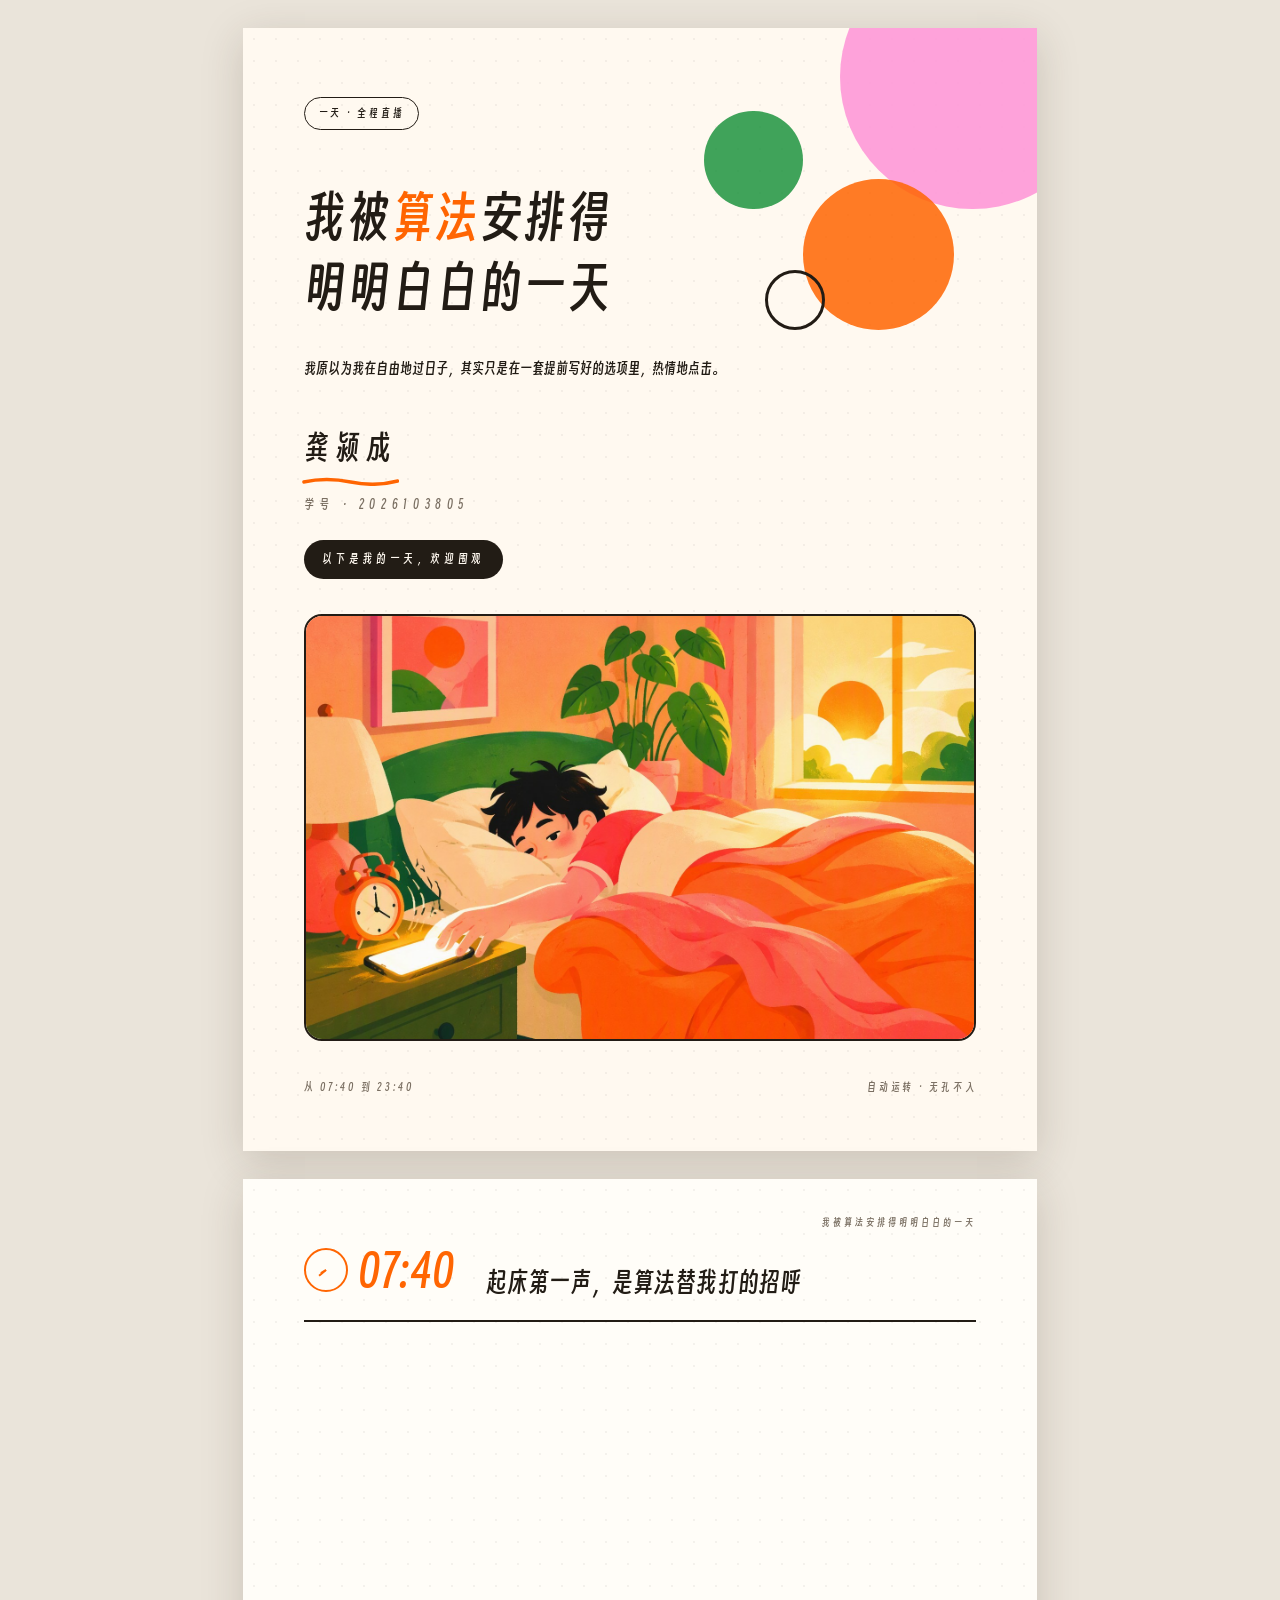
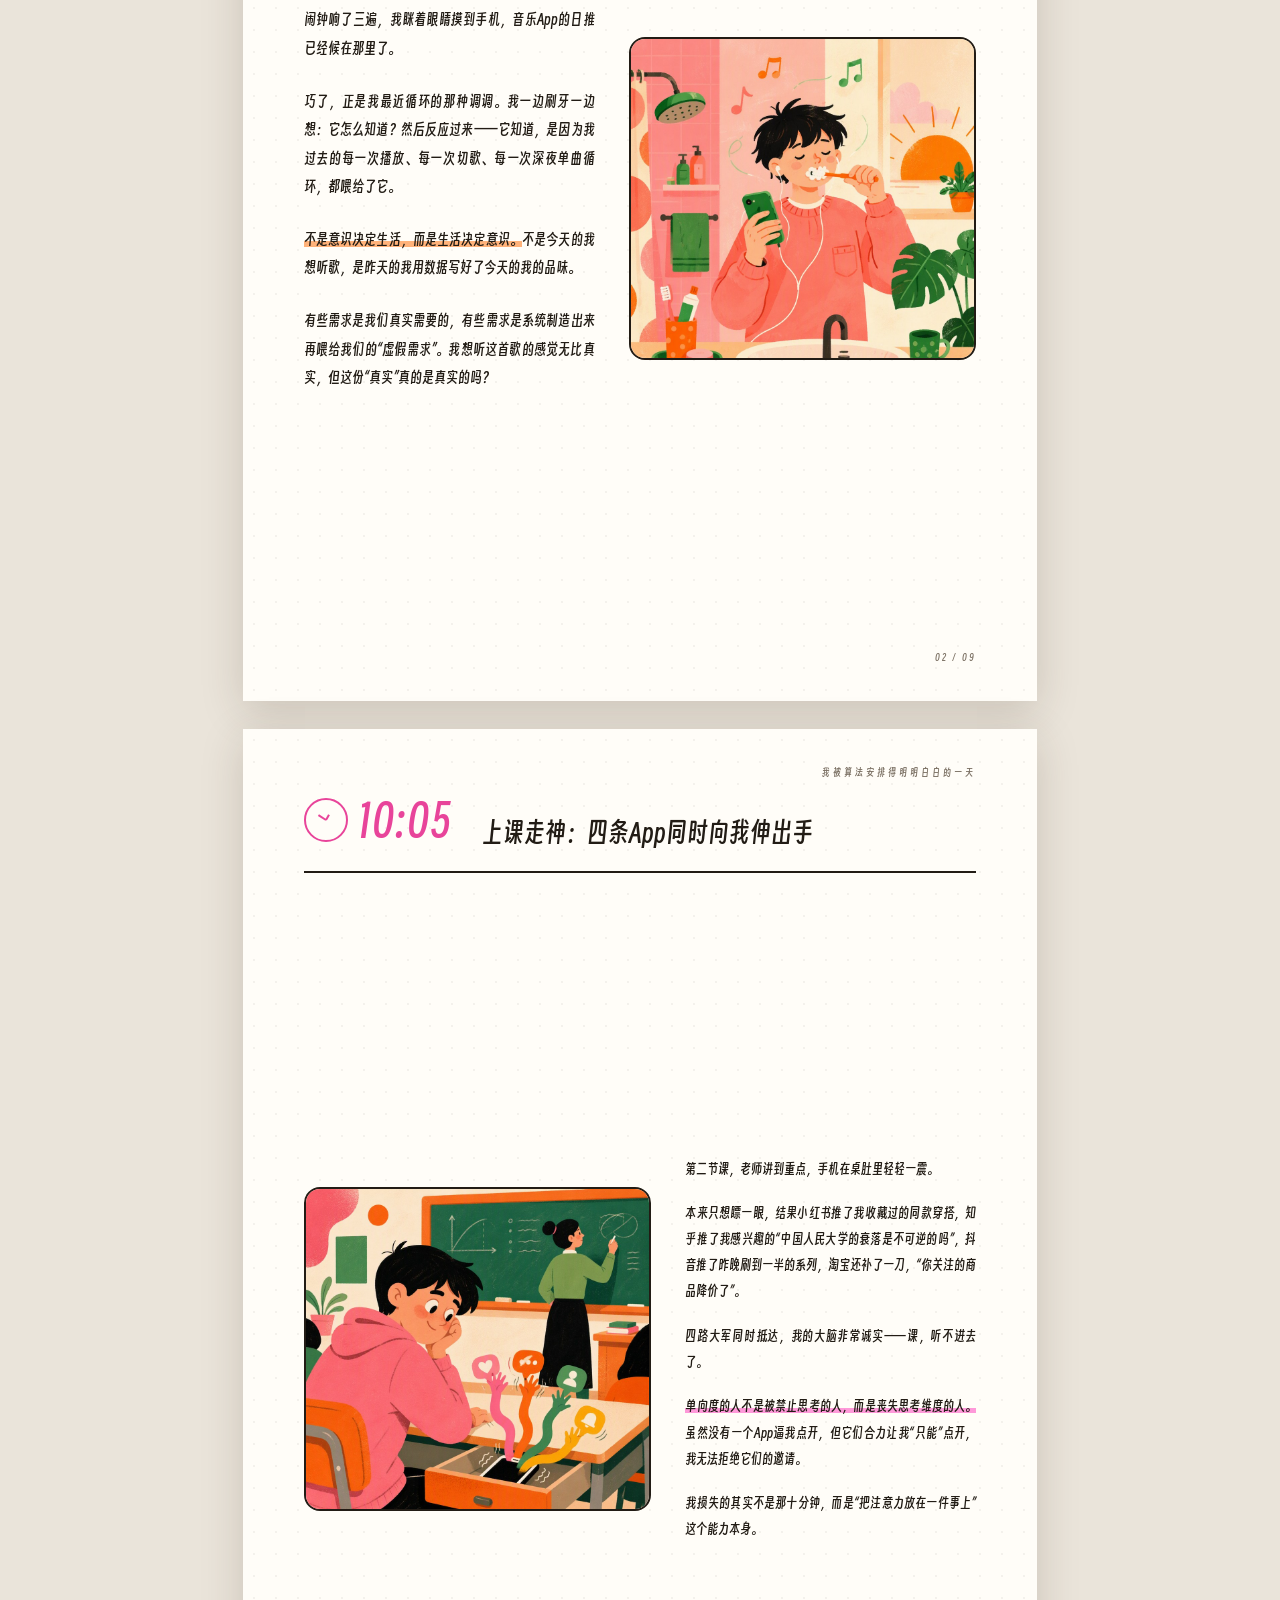
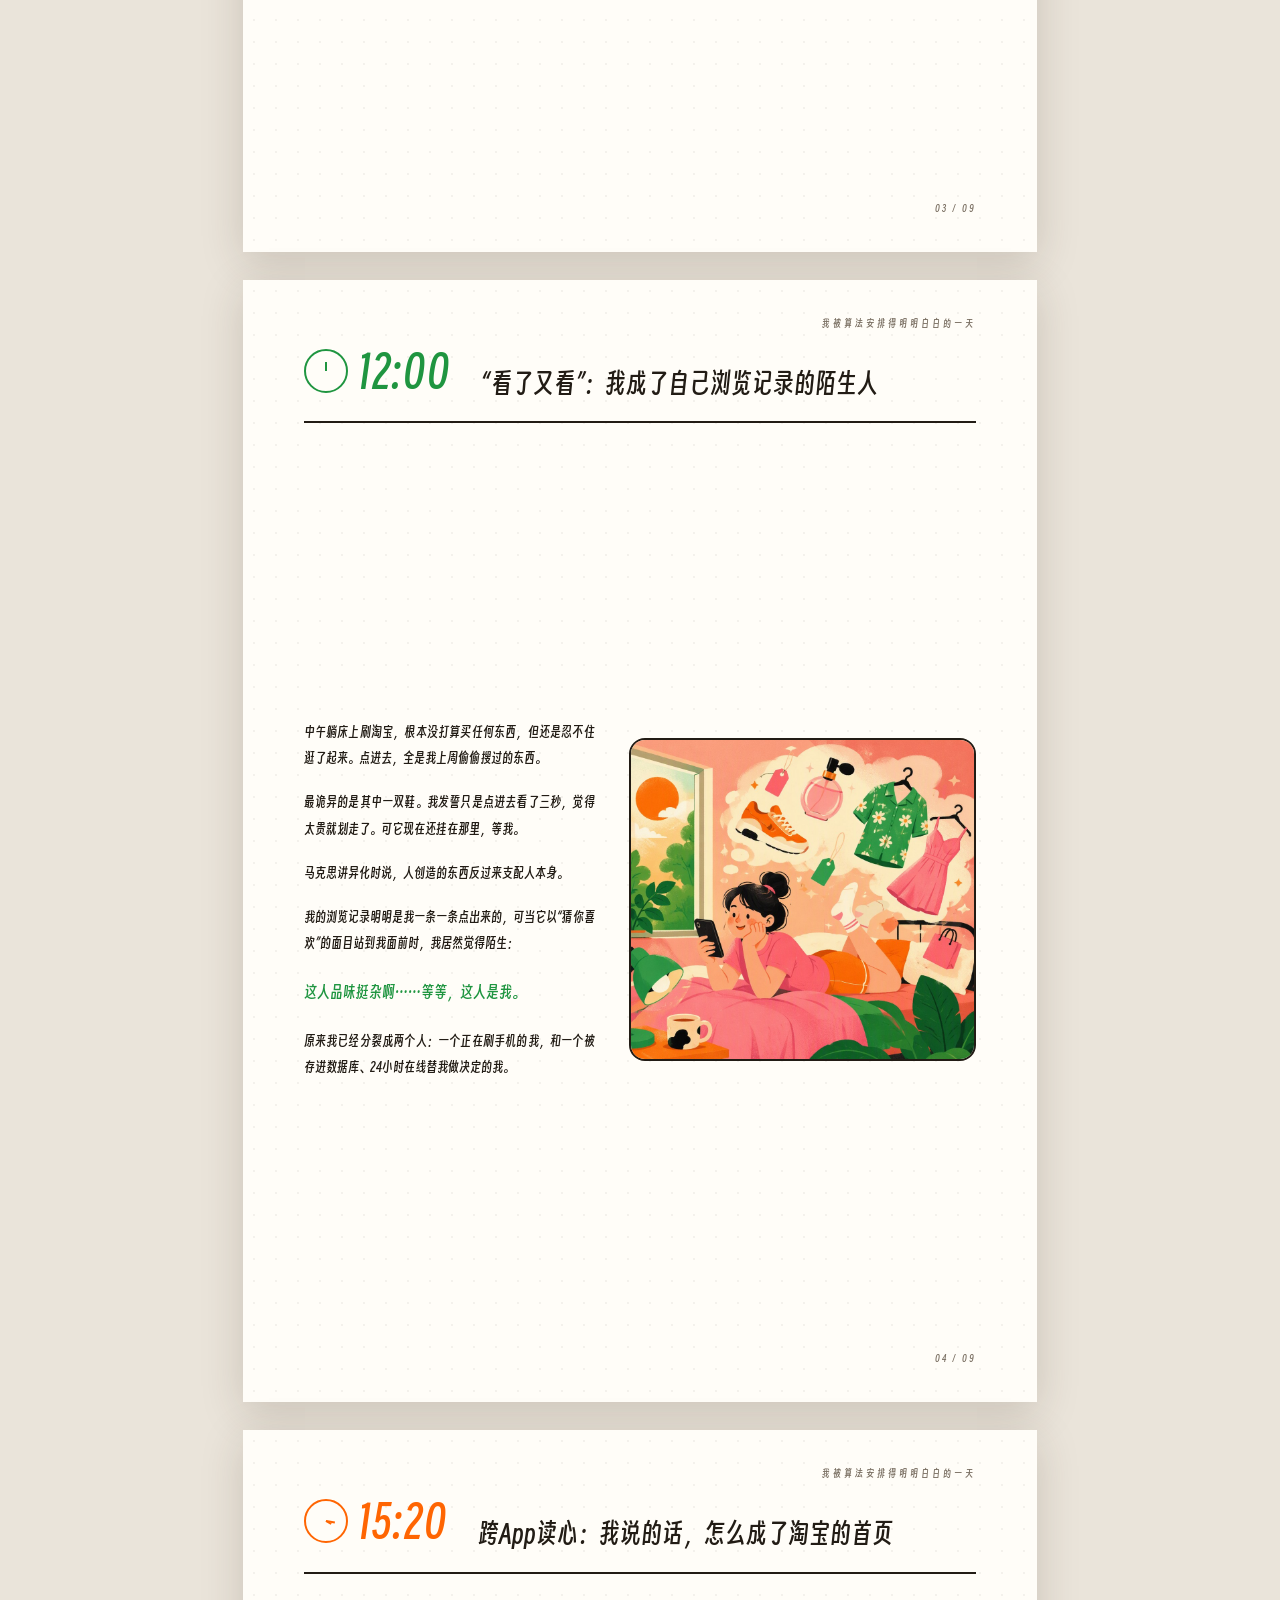
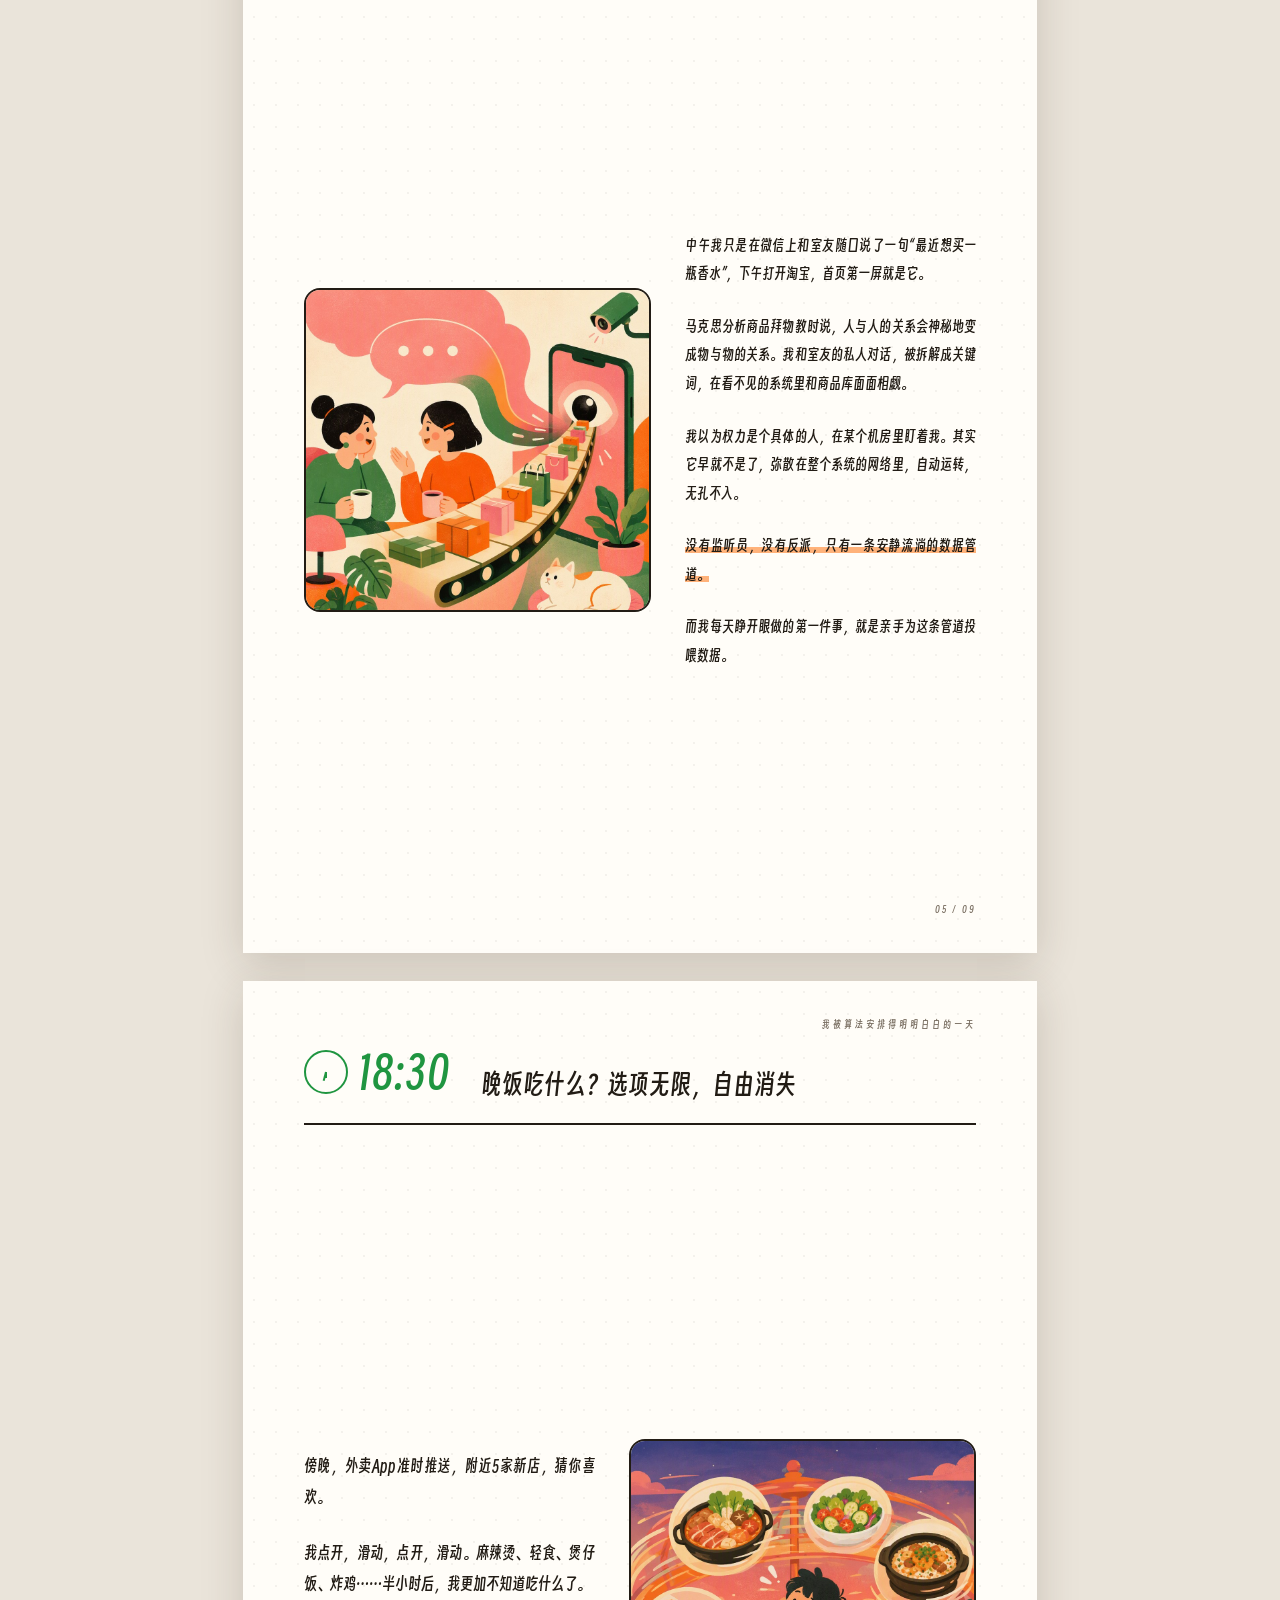
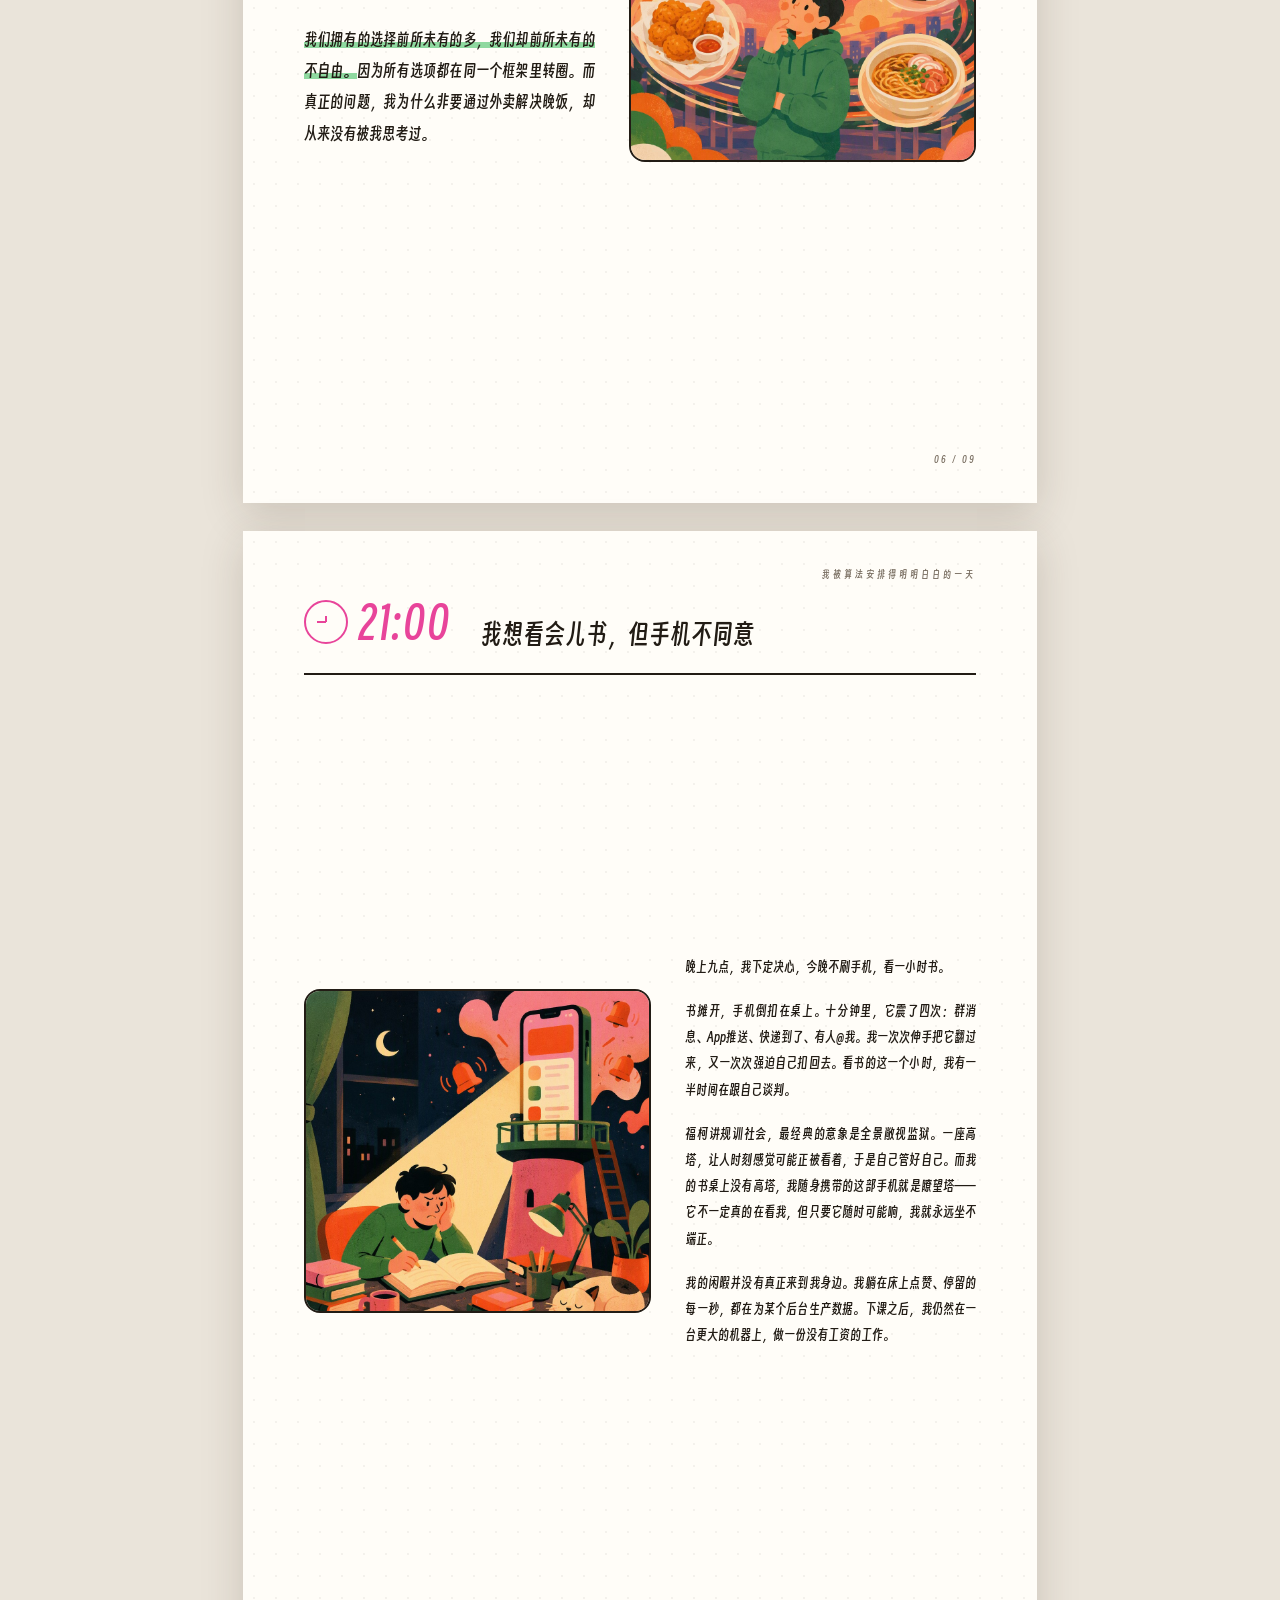
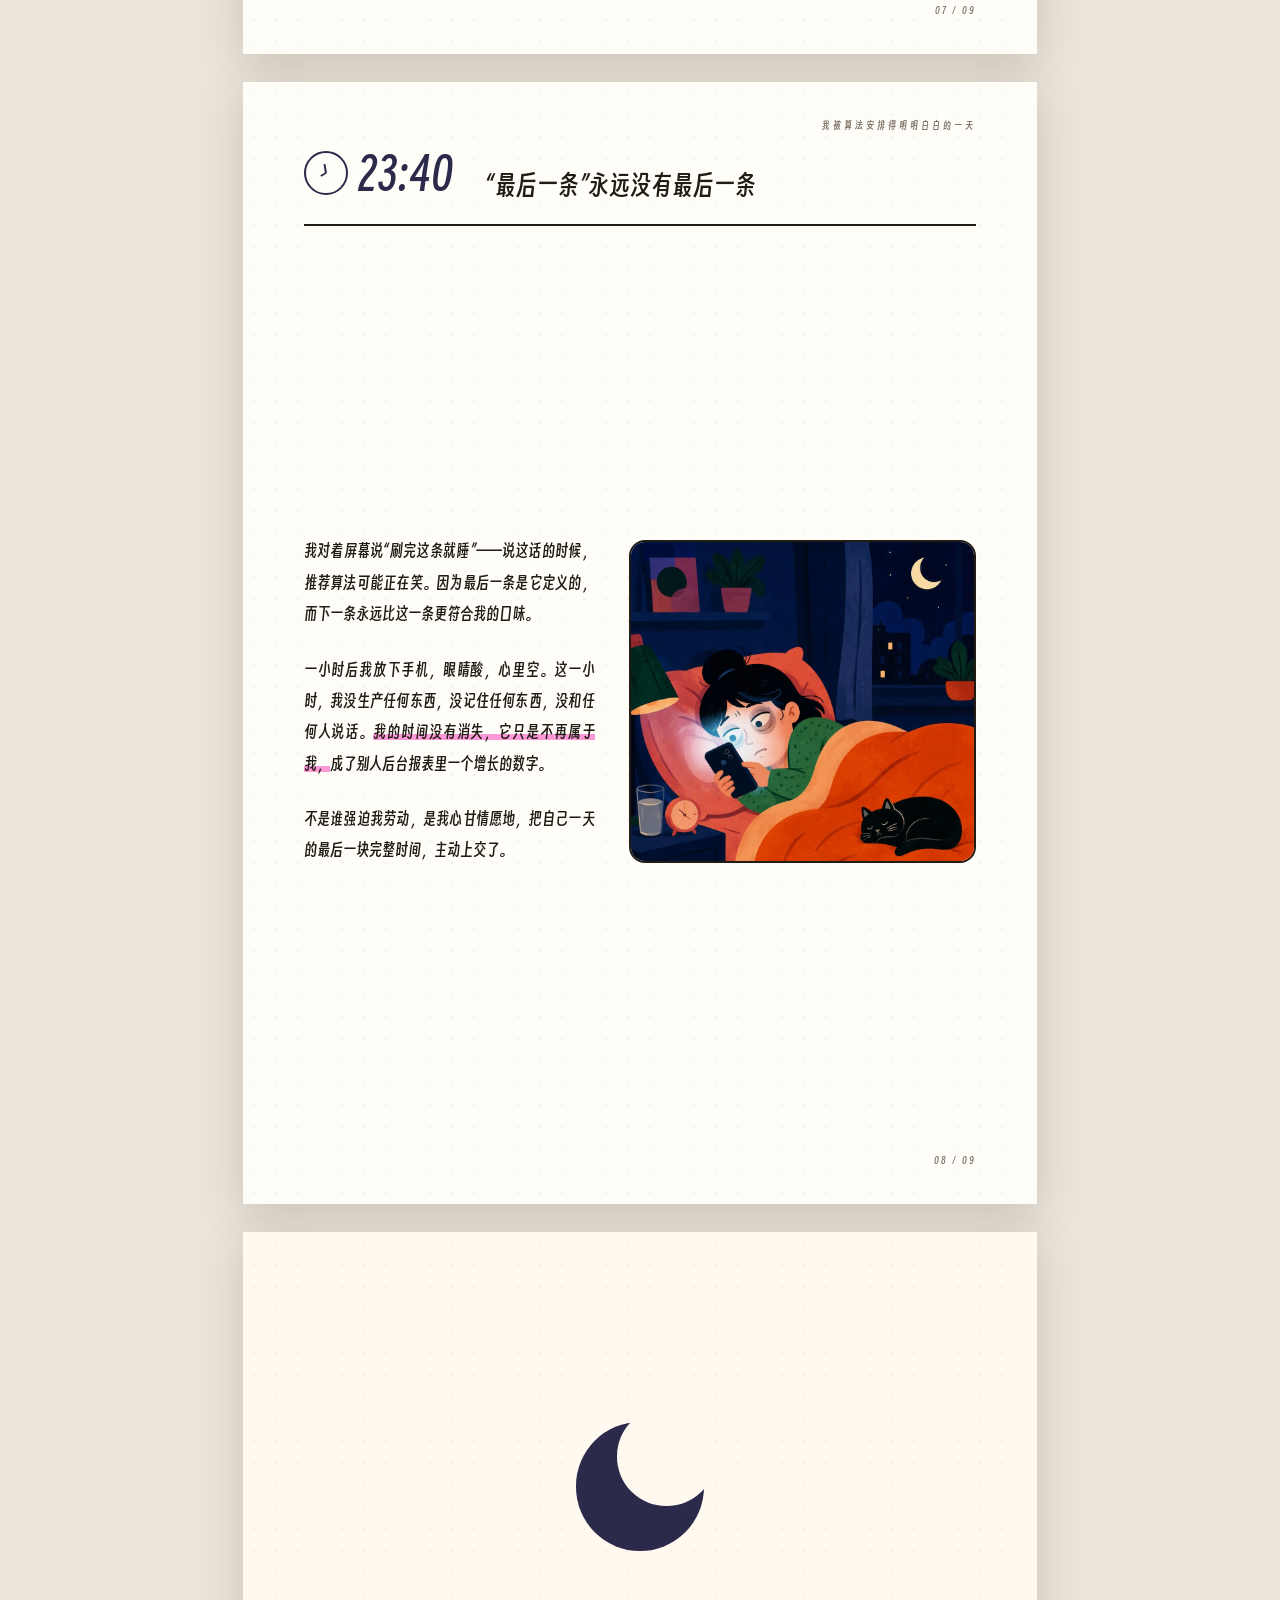
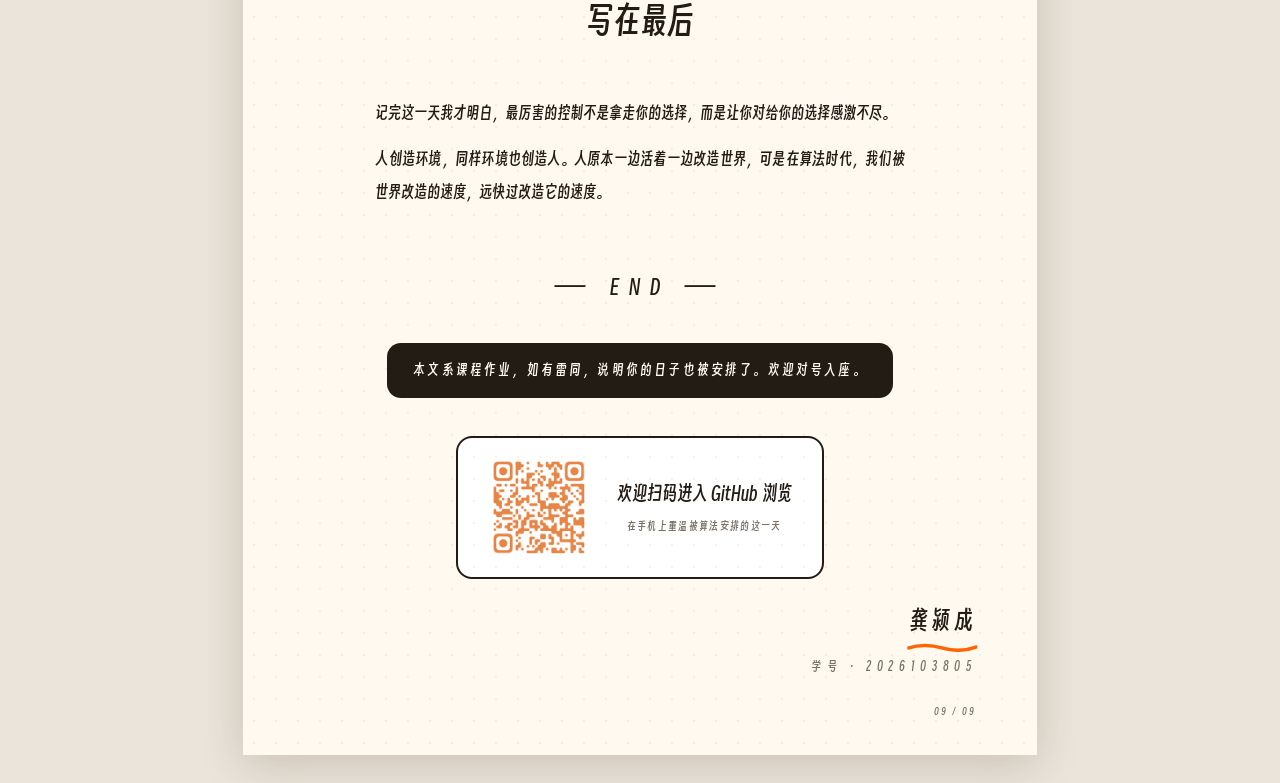
<file: algorithm-day/index.html>
<!DOCTYPE html>
<html lang="zh-CN">
<head>
<meta charset="UTF-8">
<meta name="viewport" content="width=device-width, initial-scale=1.0">
<title>我被算法安排得明明白白的一天</title>
<style>
@font-face{
  font-family:'Smiley Sans';
  src:url('fonts/SmileySans.woff2') format('woff2');
  font-weight:100 900;
  font-display:swap;
}
:root{
  --cream:#FFF9F0;
  --paper:#FFFDF8;
  --ink:#221C15;
  --muted:#7A6F62;
  --pink:#FE99D9;
  --pink-deep:#E8449A;
  --orange:#FF6502;
  --orange-soft:#FFB27A;
  --green:#1F9540;
  --green-soft:#8FD9A0;
  --night:#2B2A4A;
  --serif:'Smiley Sans','PingFang SC','Microsoft YaHei',sans-serif;
  --sans:'Smiley Sans','PingFang SC','Microsoft YaHei',sans-serif;
}
*{margin:0;padding:0;box-sizing:border-box;}
html{-webkit-print-color-adjust:exact;print-color-adjust:exact;}
body{
  font-family:var(--sans);
  color:var(--ink);
  background:#EAE4DA;
  line-height:1.9;
}
/* ===== A4 页面容器 ===== */
.page{
  position:relative;
  width:210mm;
  height:297mm;
  margin:28px auto;
  background:var(--paper);
  overflow:hidden;
  box-shadow:0 10px 40px rgba(60,45,30,.18);
  padding:18mm 16mm 14mm;
  display:flex;
  flex-direction:column;
}
/* 屏幕端装饰底纹 */
.page::before{
  content:"";
  position:absolute;inset:0;
  background-image:radial-gradient(rgba(34,28,21,.05) 1px,transparent 1px);
  background-size:22px 22px;
  pointer-events:none;
}
/* 打印 */
@page{size:A4;margin:0;}
@media print{
  body{background:#fff;}
  .page{margin:0;box-shadow:none;page-break-after:always;break-after:page;border-radius:0;}
  .page:last-child{page-break-after:auto;break-after:auto;}
  .float-anim{animation:none !important;}
}
@media screen{
  .reveal{opacity:0;transform:translateY(26px);transition:opacity .7s ease,transform .7s ease;}
  .reveal.in{opacity:1;transform:none;}
}
/* ===== 通用元素 ===== */
.serif{font-family:var(--serif);}
.tag{
  display:inline-block;
  font-size:11px;font-weight:700;letter-spacing:.25em;
  padding:5px 14px;border-radius:999px;
  border:1.5px solid var(--ink);
}
.pageno{
  position:absolute;bottom:9mm;right:16mm;
  font-size:10px;letter-spacing:.2em;color:var(--muted);
}
.corner-mark{
  position:absolute;top:9mm;right:16mm;
  font-size:10px;letter-spacing:.3em;color:var(--muted);
}
.hl{
  background:linear-gradient(transparent 62%,var(--pink) 62%,var(--pink) 92%,transparent 92%);
  font-weight:700;
}
.hl-o{background:linear-gradient(transparent 62%,var(--orange-soft) 62%,var(--orange-soft) 92%,transparent 92%);font-weight:700;}
.hl-g{background:linear-gradient(transparent 62%,var(--green-soft) 62%,var(--green-soft) 92%,transparent 92%);font-weight:700;}

/* ===== 封面 ===== */
.cover{justify-content:space-between;background:var(--cream);}
.cover .deco-circle{position:absolute;border-radius:50%;}
.c1{width:70mm;height:70mm;background:var(--pink);top:-22mm;right:-18mm;opacity:.9;}
.c2{width:40mm;height:40mm;background:var(--orange);top:40mm;right:22mm;opacity:.85;}
.c3{width:26mm;height:26mm;background:var(--green);top:22mm;right:62mm;opacity:.85;}
.c4{width:16mm;height:16mm;border:3px solid var(--ink);top:64mm;right:56mm;background:transparent;}
.cover-top{position:relative;z-index:2;}
.cover-title{
  font-family:var(--serif);font-weight:900;
  font-size:52px;line-height:1.35;letter-spacing:.04em;
  margin-top:14mm;
}
.cover-title .accent{color:var(--orange);}
.cover-sub{
  margin-top:8mm;font-size:15px;font-weight:500;line-height:2.1;max-width:130mm;
}
.cover-invite{
  margin-top:6mm;display:inline-block;
  background:var(--ink);color:var(--cream);
  font-size:12px;letter-spacing:.3em;padding:8px 18px;border-radius:999px;
}
.cover-img{
  position:relative;z-index:2;
  width:100%;border-radius:18px;overflow:hidden;
  border:2.5px solid var(--ink);
  margin-top:6mm;
}
.cover-img img{width:100%;display:block;height:112mm;object-fit:cover;}
.sign{position:relative;z-index:2;margin-top:9mm;}
.sign-name{
  font-family:var(--serif);font-weight:900;font-size:31px;
  letter-spacing:.2em;color:var(--ink);
  display:inline-block;position:relative;padding-bottom:6px;
}
.sign-line{position:absolute;left:-2%;bottom:-2px;width:104%;height:10px;}
.sign-no{font-size:12.5px;letter-spacing:.45em;color:var(--muted);margin-top:2.5mm;font-weight:500;}
.sign.corner{
  position:absolute;right:16mm;bottom:20mm;margin:0;
  text-align:right;z-index:2;
}
.sign.corner .sign-name{font-size:24px;letter-spacing:.15em;}
.sign.corner .sign-no{margin-top:1.5mm;}
.cover-foot{
  position:relative;z-index:2;display:flex;justify-content:space-between;align-items:center;
  font-size:11px;letter-spacing:.25em;color:var(--muted);margin-top:6mm;
}
.time-chip{
  display:inline-flex;align-items:center;gap:10px;
  font-family:var(--serif);font-weight:900;
}
.time-chip .clock{
  width:34px;height:34px;border-radius:50%;
  border:2.5px solid var(--ink);
  position:relative;background:var(--paper);flex:none;
}
.time-chip .clock::before{
  content:"";position:absolute;left:50%;top:50%;
  width:2px;height:9px;background:var(--ink);
  transform-origin:bottom center;transform:translate(-50%,-100%) rotate(40deg);
}
.time-chip .clock::after{
  content:"";position:absolute;left:50%;top:50%;
  width:2px;height:6px;background:var(--ink);
  transform-origin:bottom center;transform:translate(-50%,-100%) rotate(var(--m,130deg));
}
.time-chip .clock::before{transform:translate(-50%,-100%) rotate(var(--h,40deg));}

/* ===== 场景页 ===== */
.scene-head{
  position:relative;z-index:2;
  display:flex;align-items:baseline;gap:8mm;
  border-bottom:2.5px solid var(--ink);
  padding-bottom:5mm;margin-bottom:7mm;
}
.time-chip.big .clock{width:44px;height:44px;border-color:var(--acc,var(--orange));}
.time-chip.big .clock::before,.time-chip.big .clock::after{background:var(--acc,var(--orange));}
.time-num{
  font-size:46px;line-height:1;color:var(--acc,var(--orange));letter-spacing:.02em;
}
.scene-head h2{
  font-family:var(--serif);font-weight:900;font-size:26px;line-height:1.5;
}
.scene-head .no{
  margin-left:auto;font-family:var(--serif);font-weight:900;
  font-size:15px;color:var(--muted);letter-spacing:.1em;flex:none;
}
.scene-body{
  position:relative;z-index:2;flex:1;
  display:flex;gap:9mm;align-items:center;
}
.scene-body.flip{flex-direction:row-reverse;}
.scene-fig{
  flex:none;width:92mm;
  border-radius:16px;overflow:hidden;
  border:2.5px solid var(--ink);
  background:var(--cream);
}
.scene-fig img{width:100%;height:auto;object-fit:initial;display:block;}
.scene-text{flex:1;font-size:15px;display:flex;flex-direction:column;justify-content:center;}
.scene-text p{margin:3.2mm 0;text-align:justify;}
.scene-text p:first-child{margin-top:0;}
.scene-text p:last-child{margin-bottom:0;}
.scene-text em{
  font-style:normal;font-family:var(--serif);font-weight:700;
  font-size:16px;color:var(--acc,var(--orange));
  display:block;margin:3mm 0;
}
.quote-band{
  position:relative;z-index:2;margin-top:6mm;
  background:var(--acc-soft,var(--pink));
  border:2.5px solid var(--ink);border-radius:14px;
  padding:4mm 6mm;
  font-family:var(--serif);font-weight:900;font-size:15.5px;line-height:1.8;
}
@media screen{
  .float-anim{animation:floaty 5s ease-in-out infinite;}
  .c2{animation-delay:.8s;}.c3{animation-delay:1.6s;}
}
@keyframes floaty{0%,100%{transform:translateY(0);}50%{transform:translateY(-10px);}}

/* ===== 结尾页 ===== */
.ending{background:var(--cream);justify-content:center;align-items:center;text-align:center;}
.ending .moon{
  width:34mm;height:34mm;border-radius:50%;
  background:var(--night);position:relative;margin-bottom:10mm;
}
.ending .moon::after{
  content:"";position:absolute;width:26mm;height:26mm;border-radius:50%;
  background:var(--cream);top:-4mm;right:-3mm;
}
.ending h2{font-family:var(--serif);font-weight:900;font-size:34px;margin-bottom:8mm;}
.ending .body-text{max-width:140mm;font-size:16.5px;text-align:justify;line-height:2;}
.ending .body-text p{margin:3.5mm 0;}
.ending .end-mark{
  margin-top:12mm;font-family:var(--serif);font-weight:900;font-size:20px;letter-spacing:.5em;
}
.ending .final-line{
  margin-top:10mm;display:inline-block;
  background:var(--ink);color:var(--cream);
  font-size:14.5px;letter-spacing:.15em;line-height:2.1;
  padding:12px 26px;border-radius:14px;max-width:160mm;
}
.qr-block{
  margin-top:10mm;display:flex;align-items:center;gap:7mm;
  background:#fff;border:2.5px solid var(--ink);border-radius:16px;
  padding:5mm 8mm;
}
.qr-block img{width:27mm;height:27mm;display:block;flex:none;}
.qr-block .qr-txt{font-family:var(--serif);font-weight:900;font-size:19px;line-height:1.6;text-align:left;}
.qr-block .qr-sub{font-family:var(--sans);font-weight:400;font-size:11px;color:var(--muted);letter-spacing:.12em;margin-top:2mm;}
</style>
</head>
<body>

<!-- ========== 第 1 页 · 封面 ========== -->
<section class="page cover reveal">
  <div class="deco-circle c1 float-anim"></div>
  <div class="deco-circle c2 float-anim"></div>
  <div class="deco-circle c3 float-anim"></div>
  <div class="deco-circle c4"></div>

  <div class="cover-top">
    <span class="tag">一天 · 全程直播</span>
    <h1 class="cover-title">我被<span class="accent">算法</span>安排得<br>明明白白的一天</h1>
    <p class="cover-sub">我原以为我在自由地过日子，其实只是在一套提前写好的选项里，热情地点击。</p>
    <div class="sign">
      <span class="sign-name">龚颍成<svg class="sign-line" viewBox="0 0 120 10" preserveAspectRatio="none"><path d="M2 6 Q 30 1 60 6 T 118 5" stroke="#FF6502" stroke-width="3.5" fill="none" stroke-linecap="round"/></svg></span>
      <div class="sign-no">学号 · 2026103805</div>
    </div>
    <span class="cover-invite">以下是我的一天，欢迎围观</span>
  </div>

  <div class="cover-img">
    <img src="assets/cover.jpg" alt="清晨，闹钟响起，伸手去够手机">
  </div>


  <div class="cover-foot">
    <span>从 07:40 到 23:40</span>
    <span>自动运转 · 无孔不入</span>
  </div>
</section>
<style>
.scene.dense .scene-text{font-size:13.8px;}
.scene.dense .scene-text p{margin:2.4mm 0;}
.scene.roomy .scene-text{font-size:16.5px;}
.scene.acc-pink{--acc:var(--pink-deep);--acc-soft:var(--pink);}
.scene.acc-orange{--acc:var(--orange);--acc-soft:var(--orange-soft);}
.scene.acc-green{--acc:var(--green);--acc-soft:var(--green-soft);}
.scene.acc-night{--acc:var(--night);--acc-soft:var(--pink);}
</style>

<!-- ========== 第 2 页 · 07:40 ========== -->
<section class="page scene reveal acc-orange">
  <span class="corner-mark">我被算法安排得明明白白的一天</span>
  <header class="scene-head">
    <div class="time-chip big" style="--h:230deg;--m:240deg;"><span class="clock"></span><span class="time-num">07:40</span></div>
    <h2>起床第一声，是算法替我打的招呼</h2>
  </header>
  <div class="scene-body">
    <div class="scene-text">
      <p>闹钟响了三遍，我眯着眼睛摸到手机，音乐App的日推已经候在那里了。</p>
      <p>巧了，正是我最近循环的那种调调。我一边刷牙一边想：它怎么知道？然后反应过来——它知道，是因为我过去的每一次播放、每一次切歌、每一次深夜单曲循环，都喂给了它。</p>
      <p><span class="hl-o">不是意识决定生活，而是生活决定意识。</span>不是今天的我想听歌，是昨天的我用数据写好了今天的我的品味。</p>
      <p>有些需求是我们真实需要的，有些需求是系统制造出来再喂给我们的“虚假需求”。我想听这首歌的感觉无比真实，但这份“真实”真的是真实的吗？</p>
    </div>
    <figure class="scene-fig"><img src="assets/morning.jpg" alt="刷牙时听着日推音乐"></figure>
  </div>
  <span class="pageno">02 / 09</span>
</section>

<!-- ========== 第 3 页 · 10:05 ========== -->
<section class="page scene dense reveal acc-pink">
  <span class="corner-mark">我被算法安排得明明白白的一天</span>
  <header class="scene-head">
    <div class="time-chip big" style="--h:303deg;--m:30deg;"><span class="clock"></span><span class="time-num">10:05</span></div>
    <h2>上课走神：四条App同时向我伸出手</h2>
  </header>
  <div class="scene-body flip">
    <div class="scene-text">
      <p>第二节课，老师讲到重点，手机在桌肚里轻轻一震。</p>
      <p>本来只想瞟一眼，结果小红书推了我收藏过的同款穿搭，知乎推了我感兴趣的“中国人民大学的衰落是不可逆的吗”，抖音推了昨晚刷到一半的系列，淘宝还补了一刀，“你关注的商品降价了”。</p>
      <p>四路大军同时抵达，我的大脑非常诚实——课，听不进去了。</p>
      <p><span class="hl">单向度的人不是被禁止思考的人，而是丧失思考维度的人。</span>虽然没有一个App逼我点开，但它们合力让我“只能”点开，我无法拒绝它们的邀请。</p>
      <p>我损失的其实不是那十分钟，而是“把注意力放在一件事上”这个能力本身。</p>
    </div>
    <figure class="scene-fig"><img src="assets/class.jpg" alt="课桌抽屉里手机震动，四路推送伸手"></figure>
  </div>
  <span class="pageno">03 / 09</span>
</section>

<!-- ========== 第 4 页 · 12:00 ========== -->
<section class="page scene dense reveal acc-green">
  <span class="corner-mark">我被算法安排得明明白白的一天</span>
  <header class="scene-head">
    <div class="time-chip big" style="--h:360deg;--m:360deg;"><span class="clock"></span><span class="time-num">12:00</span></div>
    <h2>“看了又看”：我成了自己浏览记录的陌生人</h2>
  </header>
  <div class="scene-body">
    <div class="scene-text">
      <p>中午躺床上刷淘宝，根本没打算买任何东西，但还是忍不住逛了起来。点进去，全是我上周偷偷搜过的东西。</p>
      <p>最诡异的是其中一双鞋。我发誓只是点进去看了三秒，觉得太贵就划走了。可它现在还挂在那里，等我。</p>
      <p>马克思讲异化时说，人创造的东西反过来支配人本身。</p>
      <p>我的浏览记录明明是我一条一条点出来的，可当它以“猜你喜欢”的面目站到我面前时，我居然觉得陌生：</p>
      <em>这人品味挺杂啊……等等，这人是我。</em>
      <p>原来我已经分裂成两个人：一个正在刷手机的我，和一个被存进数据库、24小时在线替我做决定的我。</p>
    </div>
    <figure class="scene-fig"><img src="assets/noon.jpg" alt="躺在床上刷购物App，商品漂浮围绕"></figure>
  </div>
  <span class="pageno">04 / 09</span>
</section>

<!-- ========== 第 5 页 · 15:20 ========== -->
<section class="page scene reveal acc-orange">
  <span class="corner-mark">我被算法安排得明明白白的一天</span>
  <header class="scene-head">
    <div class="time-chip big" style="--h:100deg;--m:120deg;"><span class="clock"></span><span class="time-num">15:20</span></div>
    <h2>跨App读心：我说的话，怎么成了淘宝的首页</h2>
  </header>
  <div class="scene-body flip">
    <div class="scene-text">
      <p>中午我只是在微信上和室友随口说了一句“最近想买一瓶香水”，下午打开淘宝，首页第一屏就是它。</p>
      <p>马克思分析商品拜物教时说，人与人的关系会神秘地变成物与物的关系。我和室友的私人对话，被拆解成关键词，在看不见的系统里和商品库面面相觑。</p>
      <p>我以为权力是个具体的人，在某个机房里盯着我。其实它早就不是了，弥散在整个系统的网络里，自动运转，无孔不入。</p>
      <p><span class="hl-o">没有监听员，没有反派，只有一条安静流淌的数据管道。</span></p>
      <p>而我每天睁开眼做的第一件事，就是亲手为这条管道投喂数据。</p>
    </div>
    <figure class="scene-fig"><img src="assets/pipeline.jpg" alt="聊天记录变成传送带上的商品流入手机"></figure>
  </div>
  <span class="pageno">05 / 09</span>
</section>

<!-- ========== 第 6 页 · 18:30 ========== -->
<section class="page scene roomy reveal acc-green">
  <span class="corner-mark">我被算法安排得明明白白的一天</span>
  <header class="scene-head">
    <div class="time-chip big" style="--h:195deg;--m:180deg;"><span class="clock"></span><span class="time-num">18:30</span></div>
    <h2>晚饭吃什么？选项无限，自由消失</h2>
  </header>
  <div class="scene-body">
    <div class="scene-text">
      <p>傍晚，外卖App准时推送，附近5家新店，猜你喜欢。</p>
      <p>我点开，滑动，点开，滑动。麻辣烫、轻食、煲仔饭、炸鸡……半小时后，我更加不知道吃什么了。</p>
      <p><span class="hl-g">我们拥有的选择前所未有的多，我们却前所未有的不自由。</span>因为所有选项都在同一个框架里转圈。而真正的问题，我为什么非要通过外卖解决晚饭，却从来没有被我思考过。</p>
    </div>
    <figure class="scene-fig"><img src="assets/food.jpg" alt="被旋转的美食图标包围的人"></figure>
  </div>
  <span class="pageno">06 / 09</span>
</section>

<!-- ========== 第 7 页 · 21:00 ========== -->
<section class="page scene dense reveal acc-pink">
  <span class="corner-mark">我被算法安排得明明白白的一天</span>
  <header class="scene-head">
    <div class="time-chip big" style="--h:270deg;--m:360deg;"><span class="clock"></span><span class="time-num">21:00</span></div>
    <h2>我想看会儿书，但手机不同意</h2>
  </header>
  <div class="scene-body flip">
    <div class="scene-text">
      <p>晚上九点，我下定决心，今晚不刷手机，看一小时书。</p>
      <p>书摊开，手机倒扣在桌上。十分钟里，它震了四次：群消息、App推送、快递到了、有人@我。我一次次伸手把它翻过来，又一次次强迫自己扣回去。看书的这一个小时，我有一半时间在跟自己谈判。</p>
      <p>福柯讲规训社会，最经典的意象是全景敞视监狱。一座高塔，让人时刻感觉可能正被看着，于是自己管好自己。而我的书桌上没有高塔，我随身携带的这部手机就是瞭望塔——它不一定真的在看我，但只要它随时可能响，我就永远坐不端正。</p>
      <p>我的闲暇并没有真正来到我身边。我躺在床上点赞、停留的每一秒，都在为某个后台生产数据。下课之后，我仍然在一台更大的机器上，做一份没有工资的工作。</p>
    </div>
    <figure class="scene-fig"><img src="assets/night.jpg" alt="手机像瞭望塔一样照看书桌"></figure>
  </div>
  <span class="pageno">07 / 09</span>
</section>

<!-- ========== 第 8 页 · 23:40 ========== -->
<section class="page scene roomy reveal acc-night">
  <span class="corner-mark">我被算法安排得明明白白的一天</span>
  <header class="scene-head">
    <div class="time-chip big" style="--h:350deg;--m:240deg;"><span class="clock"></span><span class="time-num">23:40</span></div>
    <h2>“最后一条”永远没有最后一条</h2>
  </header>
  <div class="scene-body">
    <div class="scene-text">
      <p>我对着屏幕说“刷完这条就睡”——说这话的时候，推荐算法可能正在笑。因为最后一条是它定义的，而下一条永远比这一条更符合我的口味。</p>
      <p>一小时后我放下手机，眼睛酸，心里空。这一小时，我没生产任何东西，没记住任何东西，没和任何人说话。<span class="hl">我的时间没有消失，它只是不再属于我，</span>成了别人后台报表里一个增长的数字。</p>
      <p>不是谁强迫我劳动，是我心甘情愿地，把自己一天的最后一块完整时间，主动上交了。</p>
    </div>
    <figure class="scene-fig"><img src="assets/late.jpg" alt="深夜被手机屏幕照亮的人"></figure>
  </div>
  <span class="pageno">08 / 09</span>
</section>

<!-- ========== 第 9 页 · 写在最后 ========== -->
<section class="page ending reveal">
  <div class="moon"></div>
  <h2>写在最后</h2>
  <div class="sign corner">
    <span class="sign-name">龚颍成<svg class="sign-line" viewBox="0 0 120 10" preserveAspectRatio="none"><path d="M2 6 Q 30 1 60 6 T 118 5" stroke="#FF6502" stroke-width="3.5" fill="none" stroke-linecap="round"/></svg></span>
    <div class="sign-no">学号 · 2026103805</div>
  </div>
  <div class="body-text">
    <p>记完这一天我才明白，最厉害的控制不是拿走你的选择，而是让你对给你的选择感激不尽。</p>
    <p>人创造环境，同样环境也创造人。人原本一边活着一边改造世界，可是在算法时代，我们被世界改造的速度，远快过改造它的速度。</p>
  </div>
  <div class="end-mark">—— END ——</div>
  <span class="final-line">本文系课程作业，如有雷同，说明你的日子也被安排了。欢迎对号入座。</span>
  <div class="qr-block">
    <img src="assets/qrcode.png" alt="网页二维码">
    <div>
      <div class="qr-txt">欢迎扫码进入 GitHub 浏览</div>
      <div class="qr-sub">在手机上重温被算法安排的这一天</div>
    </div>
  </div>
  <span class="pageno">09 / 09</span>
</section>

<script>
(function(){
  var els=document.querySelectorAll('.reveal');
  if(!('IntersectionObserver' in window)){els.forEach(function(e){e.classList.add('in');});return;}
  var io=new IntersectionObserver(function(entries){
    entries.forEach(function(en){if(en.isIntersecting){en.target.classList.add('in');io.unobserve(en.target);}});
  },{threshold:.08});
  els.forEach(function(e){io.observe(e);});
})();
</script>
</body>
</html>
</file>
